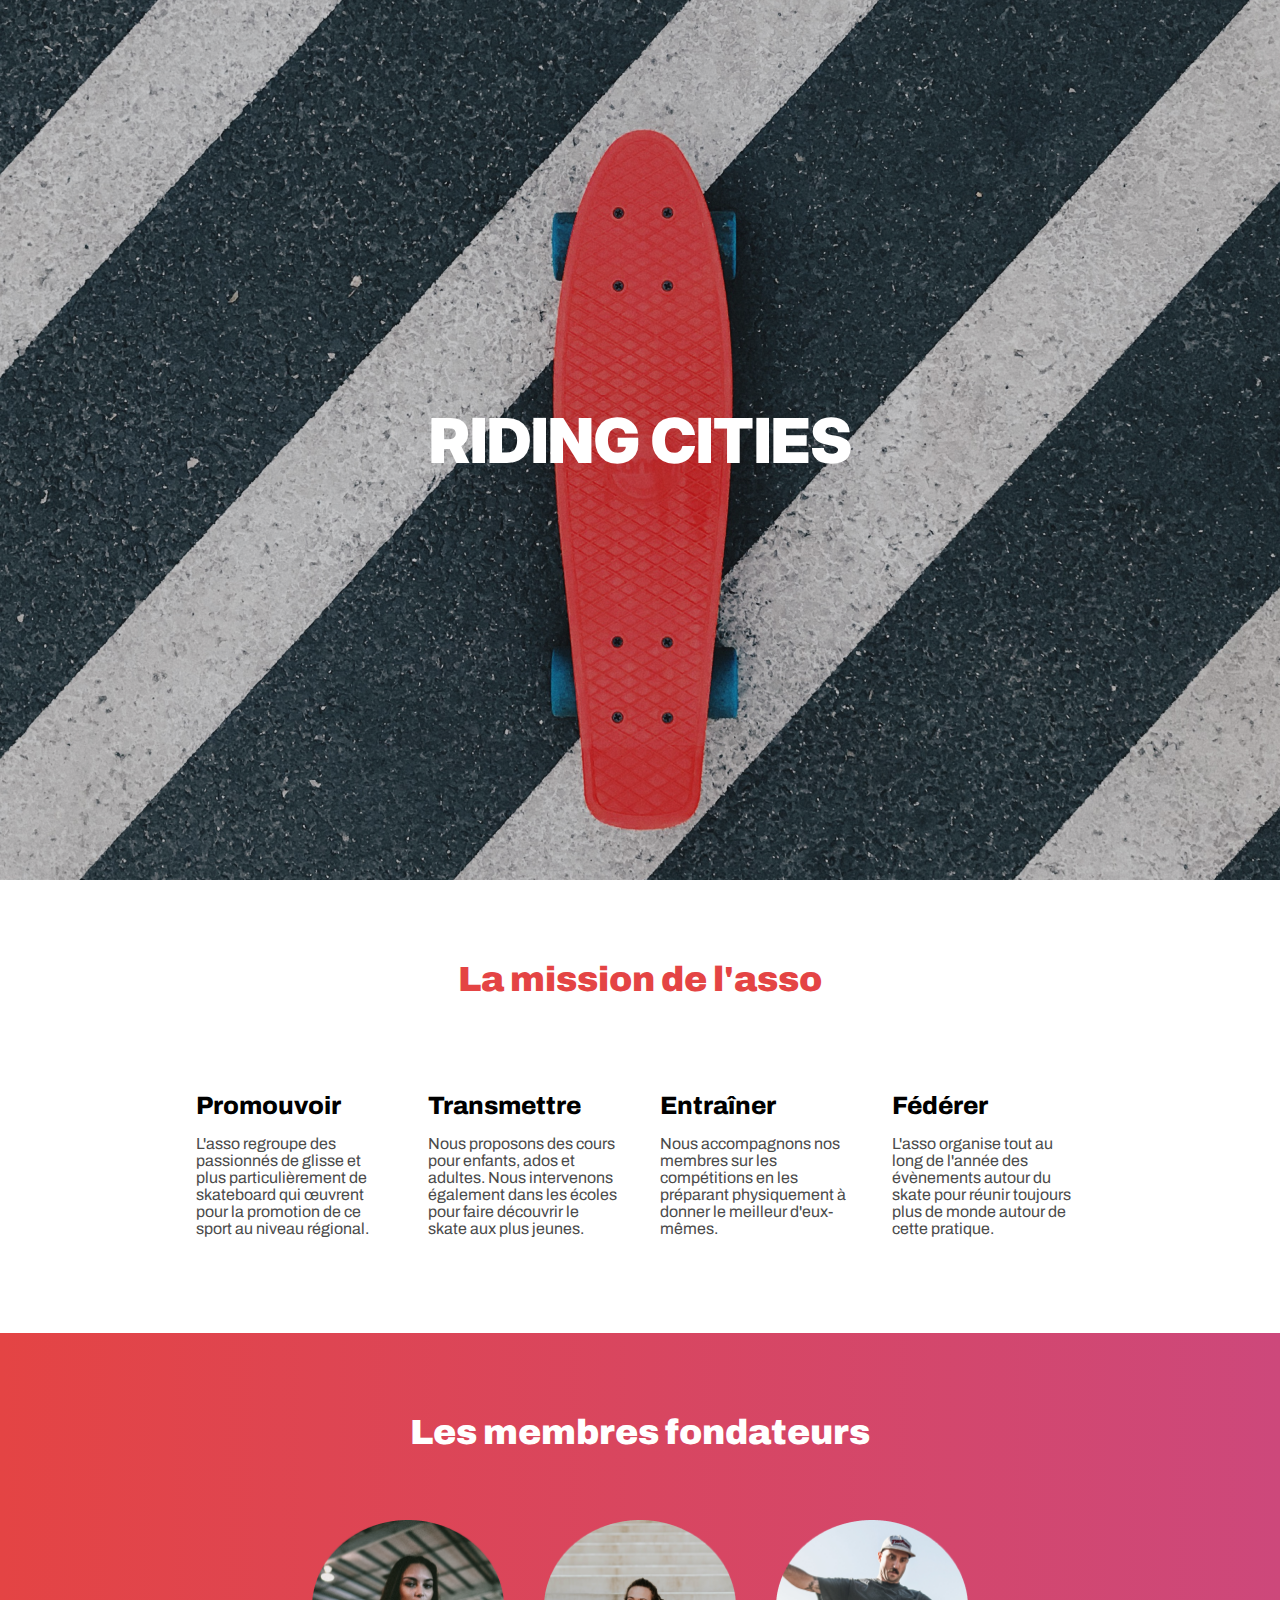
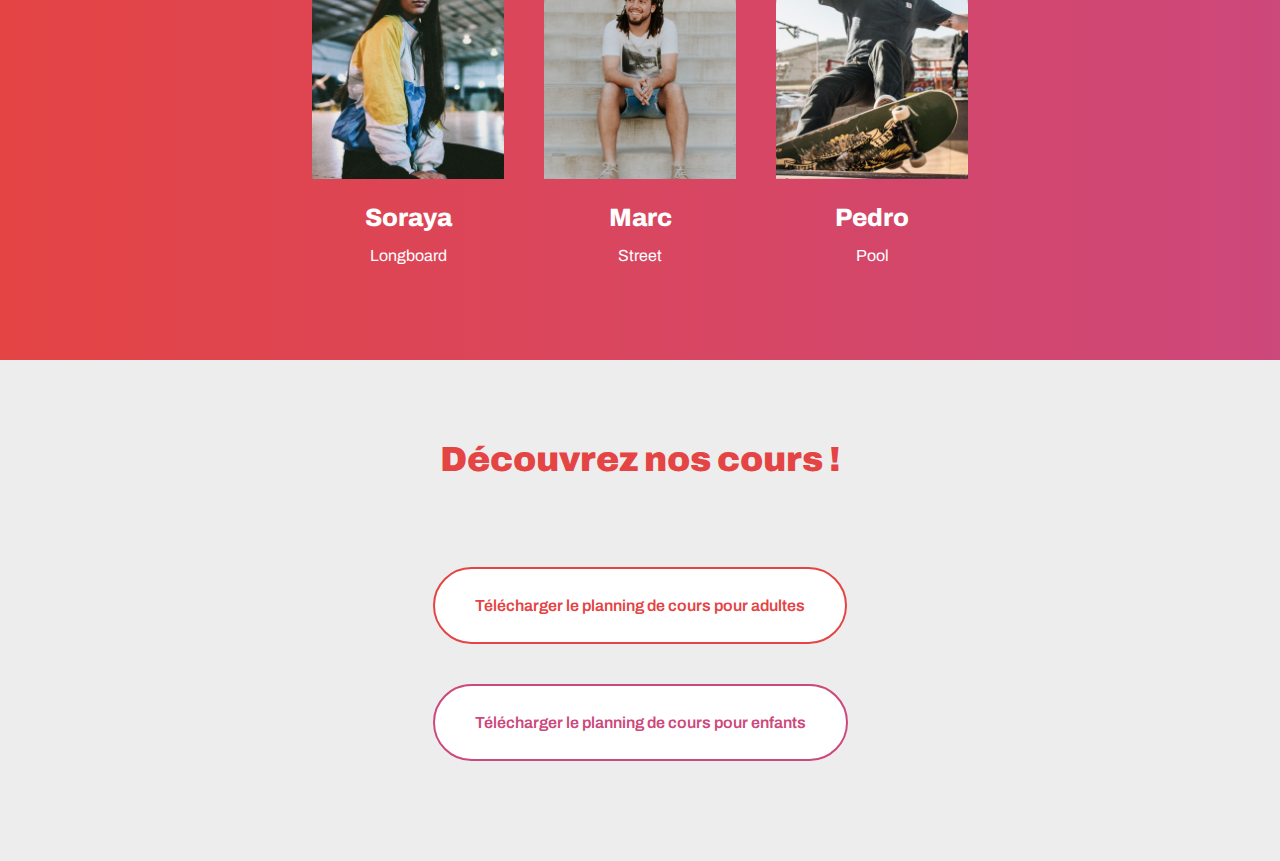
<file: index.html>
<!DOCTYPE html>
<html lang="fr">
	<head>
		<meta charset="utf-8">
		<meta name="viewport" content="width=device-width, initial-scale=1">
		<link rel="stylesheet" type="text/css" href="css/style.css">
		<link rel="preconnect" href="https://fonts.googleapis.com">
		<link rel="preconnect" href="https://fonts.gstatic.com" crossorigin>
		<link href="https://fonts.googleapis.com/css2?family=Archivo:wght@400;500;600;800;900&family=Inter:wght@900&display=swap" rel="stylesheet">
		<title>Riding Cities</title>
	</head>
	<body>
		<div class="container">
			<header>
				<img src="images/header.png" alt="skateboard sur un sol goudronné">
				<div class="headerTextContent">
					<h1>RIDING CITIES</h1>
				</div>
			</header>
			<main>
				<section>
					<h2>La mission de l'asso</h2>
					<div class="directionRow">
						<article>
							<h3>Promouvoir</h3>
							<p>L'asso regroupe des passionnés de glisse et plus particulièrement de skateboard qui œuvrent pour la promotion de ce sport au niveau régional.</p>
						</article>
						<article>
							<h3>Transmettre</h3>
							<p>Nous proposons des cours pour enfants, ados et adultes. Nous intervenons également dans les écoles pour faire découvrir le skate aux plus jeunes.</p>
						</article>
						<article>
							<h3>Entraîner</h3>
							<p>Nous accompagnons nos membres sur les compétitions en les préparant physiquement à donner le meilleur d'eux-mêmes.</p>
						</article>
						<article>
							<h3>Fédérer</h3>
							<p>L'asso organise tout au long de l'année des évènements autour du skate pour réunir toujours plus de monde autour de cette pratique.</p>
						</article>
					</div>
				</section>
				<section class="sectionLinearGradientBackground whiteContentSection">
					<h2>Les membres fondateurs</h2>					
					<div class="directionRow">	
						<article class="diretionColumn">
								<img src="images/soraya.png" alt="png soraya">
								<div class="textCenter">
									<h3>Soraya</h3>
									<p>Longboard</p>
								</div>
						</article>
						<article class="diretionColumn">
								<img src="images/marc.png" alt="png marc">
								<div class="textCenter">
									<h3>Marc</h3>
									<p>Street</p>
								</div>
						</article>
						<article class="diretionColumn">
								<img src="images/pedro.png" alt="png pedro">
								<div class="textCenter">
									<h3>Pedro</h3>
									<p>Pool</p>
								</div>
						</article>
					</div>
				</section>
				<section class="sectionLightGreyBackground">
					<h2>Découvrez nos cours !</h2>
					<div class="directionColumn">
						<a class="button buttonRounded buttonMainColor buttonHighlight" href="documents/planning-adultes.pdf">Télécharger le planning de cours pour adultes</a>
						<a class="button buttonRounded buttonSecondColor buttonHighlight" href="documents/planning-enfants.pdf">Télécharger le planning de cours pour enfants</a>
					</div>
				</section>
			</main>
		</div>
	</body>
</html>
</file>
<file: css/style.css>
/*GENERAL*/
:root {
  --main-color: #E44444; /* var(--main-color) */
  --second-color: #CD487B; /* var(--second-color) */
  --light-grey-color: #EDEDED; /* var(--light-grey-color) */
  --drak-grey-color: #4B4B4B; /* var(--drak-grey-color) */
}

body {
	margin: 0;
	display: flex;
	justify-content: center;
}

.container {
	min-width: 992px;
	max-width: 1440px;
}

h2, 
h3 {
	font-family: 'Archivo', sans-serif;
	font-style: normal;
}

h2 {
	text-align: center;
}


/*HEADER*/
header {
	position: relative;
	width: 100%;
	height: 880px;
}

header img,
header .headerTextContent {
	position: absolute;
	width: 100%;
	height: 100%;
	top: 0;
	left: 0;
}

header img {
	object-fit: cover;
}

header .headerTextContent {
	display: flex;
	justify-content: center;
	align-items: center;
}

h1 {
	font-family: 'Inter', sans-serif;
	font-style: normal;
	font-weight: 900;
	font-size: 62px;
	line-height: 75px;
	color: white;
}



/*CONTENT*/
section {
	padding-bottom: 80px;
	padding-top: 80px;
}

h2
{
	font-weight: 900;
	font-size: 35px;
	line-height: 38px;
	color: var(--main-color);
	padding-bottom: 40px;
	margin-top: 0;
}

h3 {
	font-weight: 800;
	font-size: 25px;
	line-height: 27px;
	color: black;
	margin-bottom: 0;
}

article {
	width: 15%;
	margin: 0px 20px;
	display: flex;
	flex-direction: column;
}

p {
	font-family: 'Archivo';
	font-style: normal;
	font-weight: 400;
	font-size: 16px;
	line-height: 17px;
	color: var(--drak-grey-color);
}


/***************/
.directionRow {
	display: flex;
	flex-direction: row;
	justify-content: center;
}

.directionColumn {
	display: flex;
	flex-direction: column;
	align-items: center;
}

.sectionLinearGradientBackground {
	background: linear-gradient(to right, var(--main-color), var(--second-color));
}

.whiteContentSection h2,
.whiteContentSection h3,
.whiteContentSection p {
	color:  white;
}

.textCenter {
	text-align: center;
}

/***************/
.sectionLightGreyBackground {
	background-color: var(--light-grey-color);
}

.button {
	margin: 20px 0px;
	padding: 28px 40px;

	background-color: white;

	border-style: solid;
	border-width: 2px;
	border-radius: 5px;

	box-sizing: border-box;

	font-family: 'Archivo';
	font-style: normal;
	font-weight: 600;
	font-size: 16px;
	line-height: 17px;

	display: flex;
	align-items: center;
	justify-content: center;

	text-decoration: none;
}
/** btn initial pour le planing unique***/
.buttonDrakGreyColor {
	color: var(--drak-grey-color);
	border-color: var(--drak-grey-color);
}

.buttonMainColor {
	color: var(--main-color);
	border-color: var(--main-color);
}

.buttonSecondColor {
	color: var(--second-color);
	border-color: var(--second-color);
}

.buttonRounded {
	border-radius: 39px;
}

.buttonHighlight:hover {
	font-weight: 800;
	border-width: 3px;
}
</file>
